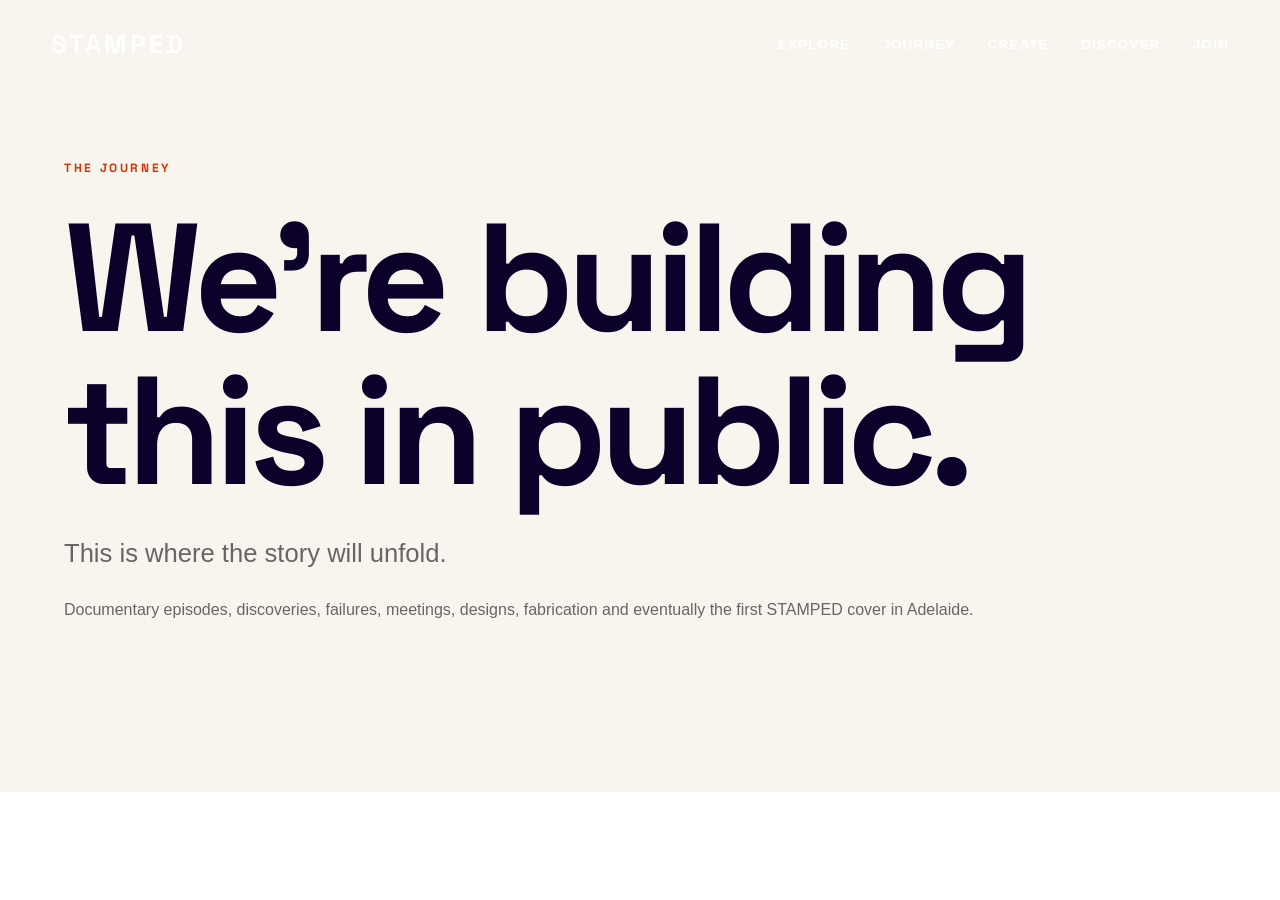
<file: Pages/journey.html>
<!DOCTYPE html>
<html lang="en">
<head>

<meta charset="UTF-8">
<meta name="viewport" content="width=device-width, initial-scale=1.0">

<title>The Journey — STAMPED</title>

<link
    href="https://fonts.googleapis.com/css2?family=Space+Grotesk:wght@400;500;600;700&display=swap"
    rel="stylesheet"
>

<link rel="stylesheet" href="../css/style.css">

</head>

<body>

<header class="site-header scrolled">

    <a href="../index.html" class="site-logo">
        <span class="logo-fallback" style="display:block;">
            STAMPED
        </span>
    </a>

    <nav class="main-nav">
        <a href="project.html">Explore</a>
        <a href="journey.html">Journey</a>
        <a href="artists.html">Create</a>
        <a href="map.html">Discover</a>
        <a href="support.html">Join</a>
    </nav>

</header>


<main>

<section class="section section-paper">

    <div class="container">

        <span class="eyebrow">
            THE JOURNEY
        </span>

        <h1>
            We're building<br>
            this in public.
        </h1>

        <p class="lead">
            This is where the story will unfold.
        </p>

        <p>
            Documentary episodes, discoveries, failures,
            meetings, designs, fabrication and eventually
            the first STAMPED cover in Adelaide.
        </p>

    </div>

</section>

</main>


<script src="../js/script.js"></script>

</body>
</html>
</file>
<file: css/style.css>
/* =====================================================
   STAMPED
   The Adelaide Manhole Project
   ===================================================== */


/* =====================================================
   VARIABLES
   ===================================================== */

:root {

    --stamp-red: #D53302;
    --paper-gold: #FBC560;
    --heritage-green: #A0C8AD;
    --adelaide-sky: #8FB1BE;
    --ink-black: #0C012A;

    --paper: #F8F5EF;
    --white: #FFFFFF;
    --grey: #666666;
    --light-grey: #E5E1D9;

    --font-display:
        "Space Grotesk",
        Arial,
        sans-serif;

    --font-body:
        "Inter",
        Arial,
        sans-serif;

    --max-width: 1240px;

}


/* =====================================================
   RESET
   ===================================================== */

* {
    box-sizing: border-box;
}


html {
    scroll-behavior: smooth;
}


body {
    margin: 0;
    background: var(--white);
    color: var(--ink-black);
    font-family: var(--font-body);
    line-height: 1.6;
}


img,
video {
    max-width: 100%;
}


a {
    color: inherit;
    text-decoration: none;
}


button,
input {
    font: inherit;
}


/* =====================================================
   TYPOGRAPHY
   ===================================================== */

h1,
h2,
h3,
h4 {
    margin-top: 0;
    font-family: var(--font-display);
    letter-spacing: -0.045em;
    line-height: 1;
}


h1 {
    font-size: clamp(4.5rem, 12vw, 11rem);
    margin-bottom: 1.5rem;
}


h2 {
    font-size: clamp(3rem, 7vw, 6.5rem);
}


h3 {
    font-size: 1.7rem;
}


p {
    color: var(--grey);
}


.lead {
    font-size: clamp(1.25rem, 2vw, 1.65rem);
    line-height: 1.45;
}


.eyebrow {
    display: inline-block;
    margin-bottom: 1.5rem;
    color: var(--stamp-red);
    font-family: var(--font-display);
    font-size: .75rem;
    font-weight: 700;
    letter-spacing: .22em;
    text-transform: uppercase;
}


.eyebrow-light {
    color: var(--paper-gold);
}


/* =====================================================
   LAYOUT
   ===================================================== */

.container {
    width: min(90%, var(--max-width));
    margin: 0 auto;
}


.section {
    padding: clamp(90px, 12vw, 170px) 0;
}


.section-dark {
    background: var(--ink-black);
    color: var(--white);
}


.section-paper {
    background: var(--paper);
}


/* =====================================================
   HEADER
   ===================================================== */

.site-header {
    position: fixed;
    top: 0;
    left: 0;
    z-index: 1000;

    width: 100%;

    display: flex;
    align-items: center;
    justify-content: space-between;

    padding: 24px 4%;

    color: white;

    transition:
        background .3s ease,
        color .3s ease,
        padding .3s ease;
}


.site-header.scrolled {
    background: rgba(255,255,255,.96);
    color: var(--ink-black);
    padding-top: 16px;
    padding-bottom: 16px;
    box-shadow: 0 1px 0 rgba(0,0,0,.08);
}


.site-logo {
    display: flex;
    align-items: center;
}


.site-logo img {
    width: 130px;
    max-height: 45px;
    object-fit: contain;
}


.logo-fallback {
    display: none;
    font-family: var(--font-display);
    font-size: 1.6rem;
    font-weight: 700;
    letter-spacing: .12em;
}


.main-nav {
    display: flex;
    gap: 32px;
}


.main-nav a {
    position: relative;
    font-size: .85rem;
    font-weight: 600;
    letter-spacing: .08em;
    text-transform: uppercase;
}


.main-nav a::after {
    content: "";
    position: absolute;
    left: 0;
    bottom: -6px;

    width: 0;
    height: 2px;

    background: var(--stamp-red);

    transition: width .2s ease;
}


.main-nav a:hover::after {
    width: 100%;
}


.nav-toggle {
    display: none;
}


/* =====================================================
   HERO
   ===================================================== */

.hero {
    position: relative;

    min-height: 100svh;

    display: flex;
    align-items: center;

    overflow: hidden;

    background: var(--ink-black);
}


.hero-image,
.hero-video {
    position: absolute;
    inset: 0;

    width: 100%;
    height: 100%;

    object-fit: cover;
}


.hero-image {
    z-index: 0;
    animation: heroZoom 20s ease-in-out infinite alternate;
}


.hero-video {
    z-index: 1;
    opacity: 0;
    transition: opacity 1s ease;
}


.hero-video.loaded {
    opacity: 1;
}


.hero-overlay {
    position: absolute;
    inset: 0;
    z-index: 2;

    background:
        linear-gradient(
            90deg,
            rgba(12,1,42,.86) 0%,
            rgba(12,1,42,.58) 45%,
            rgba(12,1,42,.15) 100%
        );
}


.hero-content {
    position: relative;
    z-index: 3;

    padding-top: 80px;

    max-width: 950px;

    color: white;
}


.hero-stamp {
    display: inline-block;

    margin-bottom: 30px;
    padding: 9px 16px;

    border: 2px solid var(--stamp-red);

    color: white;

    font-size: .75rem;
    font-weight: 700;
    letter-spacing: .22em;

    transform: rotate(-3deg);

    opacity: 0;

    animation:
        stampReveal .8s .25s ease forwards;
}


.hero h1 {
    color: white;

    opacity: 0;

    animation:
        heroTextReveal 1s .45s ease forwards;
}


.hero-line {
    margin: 0 0 25px;

    color: white;

    font-family: var(--font-display);
    font-size: clamp(1.7rem, 3.5vw, 3.2rem);
    line-height: 1.1;

    opacity: 0;

    animation:
        heroTextReveal 1s .65s ease forwards;
}


.hero-description {
    max-width: 620px;

    margin-bottom: 38px;

    color: rgba(255,255,255,.82);

    font-size: 1.1rem;

    opacity: 0;

    animation:
        heroTextReveal 1s .8s ease forwards;
}


.hero .btn {
    opacity: 0;
    animation:
        heroTextReveal 1s .95s ease forwards;
}


.scroll-cue {
    position: absolute;
    z-index: 4;

    left: 50%;
    bottom: 30px;

    display: flex;
    flex-direction: column;
    align-items: center;
    gap: 5px;

    color: rgba(255,255,255,.75);

    font-size: .65rem;
    font-weight: 600;
    letter-spacing: .16em;
    text-transform: uppercase;

    transform: translateX(-50%);
}


.scroll-arrow {
    font-size: 1.4rem;

    animation:
        scrollBounce 1.8s infinite;
}


@keyframes heroZoom {

    from {
        transform: scale(1);
    }

    to {
        transform: scale(1.08);
    }

}


@keyframes stampReveal {

    from {
        opacity: 0;
        transform: rotate(-10deg) scale(1.25);
    }

    to {
        opacity: 1;
        transform: rotate(-3deg) scale(1);
    }

}


@keyframes heroTextReveal {

    from {
        opacity: 0;
        transform: translateY(25px);
    }

    to {
        opacity: 1;
        transform: translateY(0);
    }

}


@keyframes scrollBounce {

    0%,
    100% {
        transform: translateY(0);
    }

    50% {
        transform: translateY(7px);
    }

}


/* =====================================================
   BUTTONS
   ===================================================== */

.btn {
    display: inline-flex;
    align-items: center;
    justify-content: center;

    min-height: 52px;

    padding: 0 28px;

    border: 0;
    border-radius: 2px;

    font-family: var(--font-display);
    font-size: .78rem;
    font-weight: 700;
    letter-spacing: .16em;
    text-transform: uppercase;

    cursor: pointer;

    transition:
        transform .2s ease,
        background .2s ease,
        color .2s ease;
}


.btn-primary {
    background: var(--stamp-red);
    color: white;
}


.btn-primary:hover {
    background: #A82700;
    transform: translateY(-3px);
}


.btn-light {
    background: white;
    color: var(--ink-black);
}


.btn-light:hover {
    background: var(--paper-gold);
    transform: translateY(-3px);
}


/* =====================================================
   IDEA SECTION
   ===================================================== */

.idea-section {
    background: var(--paper);
}


.section-intro {
    max-width: 1000px;
}


.section-intro h2 {
    max-width: 950px;
}


.idea-grid {
    display: grid;
    grid-template-columns: 1fr 1fr;

    gap: 12%;

    margin-top: 100px;
}


.idea-copy p {
    max-width: 560px;
}


.idea-statement {
    display: flex;
    flex-direction: column;
    justify-content: center;

    padding: 50px;

    border-left: 4px solid var(--stamp-red);
}


.statement-mark {
    color: var(--stamp-red);

    font-family: Georgia, serif;
    font-size: 7rem;

    line-height: .5;
}


.idea-statement p {
    color: var(--ink-black);

    font-family: var(--font-display);
    font-size: clamp(1.8rem, 3vw, 3rem);
    font-weight: 600;
    line-height: 1.1;
}


/* =====================================================
   JOURNEY
   ===================================================== */

.journey-preview {
    overflow: hidden;
}


.section-heading {
    max-width: 850px;
    margin-bottom: 90px;
}


.section-heading h2 {
    color: white;
}


.section-heading p {
    max-width: 600px;
    color: rgba(255,255,255,.7);
    font-size: 1.15rem;
}


.journey-line {
    position: relative;

    display: grid;
    grid-template-columns: repeat(3, 1fr);

    gap: 40px;

    margin-bottom: 70px;
}


.journey-line::before {
    content: "";

    position: absolute;
    top: 22px;
    left: 0;
    right: 0;

    height: 1px;

    background: rgba(255,255,255,.25);
}


.journey-item {
    position: relative;
}


.journey-number {
    display: flex;
    align-items: center;
    justify-content: center;

    width: 44px;
    height: 44px;

    margin-bottom: 35px;

    border: 1px solid rgba(255,255,255,.5);

    border-radius: 50%;

    background: var(--ink-black);

    color: var(--paper-gold);

    font-family: var(--font-display);
    font-size: .8rem;
    font-weight: 700;
}


.journey-item h3 {
    color: white;
}


.journey-item p {
    max-width: 320px;
    color: rgba(255,255,255,.65);
}


.text-link {
    display: inline-block;

    margin-top: 20px;

    border-bottom: 2px solid currentColor;

    padding-bottom: 5px;

    font-family: var(--font-display);
    font-size: .8rem;
    font-weight: 700;
    letter-spacing: .12em;
    text-transform: uppercase;

    transition:
        color .2s ease,
        transform .2s ease;
}


.text-link:hover {
    color: var(--stamp-red);
    transform: translateX(5px);
}


.section-dark .text-link {
    color: white;
}


/* =====================================================
   WHY SECTION
   ===================================================== */

.why-grid {
    display: grid;

    grid-template-columns:
        minmax(300px, 1fr)
        minmax(300px, 1fr);

    gap: 10%;

    align-items: center;
}


.why-image {
    min-height: 650px;
}


.image-placeholder {
    width: 100%;
    height: 100%;
    min-height: 650px;

    display: flex;
    align-items: center;
    justify-content: center;

    background:
        repeating-linear-gradient(
            45deg,
            #dedbd3,
            #dedbd3 10px,
            #e7e4dc 10px,
            #e7e4dc 20px
        );

    color: #777;

    font-family: var(--font-display);
    font-size: .75rem;
    font-weight: 700;
    letter-spacing: .15em;
}


.why-copy h2 {
    max-width: 650px;
}


.question {
    color: var(--stamp-red);

    font-family: var(--font-display);
    font-size: 2rem;
    font-weight: 600;
}


/* =====================================================
   MAP
   ===================================================== */

.map-section {
    background: var(--adelaide-sky);
}


.map-section .section-heading h2 {
    color: var(--ink-black);
}


.map-section .section-heading p {
    color: var(--ink-black);
    opacity: .75;
}


.stamped-map {
    width: 100%;
    height: 600px;

    border: 8px solid white;

    box-shadow:
        12px 12px 0 var(--paper-gold);

    background: #ddd;
}


.map-note {
    display: flex;
    align-items: center;
    gap: 10px;

    margin-top: 30px;

    font-size: .8rem;
}


.map-dot {
    width: 10px;
    height: 10px;

    border-radius: 50%;

    background: var(--stamp-red);
}


.leaflet-container {
    font-family: var(--font-body);
}


.leaflet-popup-content-wrapper {
    border-radius: 2px;
}


.leaflet-popup-content {
    font-family: var(--font-display);
}


/* =====================================================
   ABOUT
   ===================================================== */

.about-grid {
    display: grid;

    grid-template-columns:
        1fr
        1fr;

    gap: 12%;
}


.about-heading h2 {
    max-width: 600px;
}


.about-copy {
    padding-top: 50px;
}


.about-copy p {
    max-width: 580px;
}


/* =====================================================
   FINAL CTA
   ===================================================== */

.final-cta {
    min-height: 75vh;

    display: flex;
    align-items: center;

    text-align: center;
}


.final-cta-content {
    width: 100%;
}


.final-cta h2 {
    color: white;
}


.final-cta p {
    color: rgba(255,255,255,.7);
    font-size: 1.2rem;

    margin: 30px auto 40px;
}


/* =====================================================
   FOOTER
   ===================================================== */

.site-footer {
    padding: 80px 0 30px;

    background: var(--ink-black);

    color: white;
}


.footer-grid {
    display: grid;

    grid-template-columns:
        1fr
        1.5fr;

    gap: 80px;
}


.footer-logo {
    font-family: var(--font-display);
    font-size: 2rem;
    font-weight: 700;
    letter-spacing: .12em;
}


.site-footer p {
    color: rgba(255,255,255,.55);
}


.footer-links {
    display: grid;
    grid-template-columns: 1fr 1fr;
    gap: 12px;
}


.footer-links a {
    color: rgba(255,255,255,.75);

    font-family: var(--font-display);
    font-size: .85rem;
    text-transform: uppercase;
}


.footer-links a:hover {
    color: var(--paper-gold);
}


.footer-signup {
    max-width: 450px;
}


.newsletter-form {
    display: grid;

    grid-template-columns:
        1fr 1fr;

    gap: 8px;

    margin-top: 20px;
}


.newsletter-form input[type="email"] {
    grid-column: 1 / -1;
}


.newsletter-form button {
    grid-column: 1 / -1;
}


.newsletter-form input {
    flex: 1;

    min-width: 0;

    padding: 15px 18px;

    border: 1px solid rgba(255,255,255,.25);
    border-right: 0;

    border-radius: 0;

    background: rgba(255,255,255,.05);

    color: white;

    outline: none;
}


.newsletter-form input:focus {
    border-color: var(--paper-gold);
}


.newsletter-form button {
    border-radius: 0;
}


.form-message {
    min-height: 25px;
    margin-top: 10px;
    font-size: .8rem;
}


.footer-bottom {
    display: flex;
    justify-content: space-between;

    margin-top: 70px;
    padding-top: 25px;

    border-top: 1px solid rgba(255,255,255,.12);

    color: rgba(255,255,255,.4);

    font-size: .75rem;
}


/* =====================================================
   SCROLL REVEALS
   ===================================================== */

.reveal {
    opacity: 0;
    transform: translateY(35px);

    transition:
        opacity .8s ease,
        transform .8s ease;
}


.reveal.visible {
    opacity: 1;
    transform: translateY(0);
}


/* =====================================================
   MOBILE
   ===================================================== */

@media (max-width: 850px) {

    .main-nav {
        position: fixed;
        inset: 0;

        display: flex;
        flex-direction: column;
        justify-content: center;

        padding: 10%;

        background: var(--ink-black);

        transform: translateX(100%);

        transition:
            transform .35s ease;
    }


    .main-nav.open {
        transform: translateX(0);
    }


    .main-nav a {
        color: white;
        font-size: 2rem;
    }


    .nav-toggle {
        position: relative;
        z-index: 1001;

        display: flex;
        flex-direction: column;
        gap: 7px;

        width: 42px;

        border: 0;

        background: transparent;

        cursor: pointer;
    }


    .nav-toggle span {
        display: block;

        width: 100%;
        height: 2px;

        background: currentColor;

        transition:
            transform .3s ease;
    }


    .nav-toggle.open span:first-child {
        transform:
            translateY(4.5px)
            rotate(45deg);
    }


    .nav-toggle.open span:last-child {
        transform:
            translateY(-4.5px)
            rotate(-45deg);
    }


    .idea-grid,
    .why-grid,
    .about-grid {
        grid-template-columns: 1fr;
        gap: 60px;
    }


    .journey-line {
        grid-template-columns: 1fr;
        gap: 55px;
    }


    .journey-line::before {
        display: none;
    }


    .journey-number {
        margin-bottom: 20px;
    }


    .why-image,
    .image-placeholder {
        min-height: 450px;
    }


    .footer-grid {
        grid-template-columns: 1fr;
        gap: 50px;
    }


    .footer-bottom {
        flex-direction: column;
        gap: 10px;
    }

}


@media (max-width: 600px) {

    .site-header {
        padding: 18px 5%;
    }


    .hero-content {
        padding-top: 50px;
    }


    .hero-description {
        font-size: 1rem;
    }


    .hero-stamp {
        margin-bottom: 20px;
    }


    .section {
        padding: 90px 0;
    }


    .idea-statement {
        padding: 30px;
    }


    .stamped-map {
        height: 450px;
    }


    .newsletter-form {
        grid-template-columns: 1fr;
    }


    .newsletter-form input[type="email"],
    .newsletter-form button {
        grid-column: auto;
    }

}
.hidden-form-frame {
    position: absolute;
    width: 1px;
    height: 1px;
    border: 0;
    opacity: 0;
    pointer-events: none;
}

/* =====================================================
   ACCESSIBILITY
   ===================================================== */

@media (prefers-reduced-motion: reduce) {

    html {
        scroll-behavior: auto;
    }


    *,
    *::before,
    *::after {
        animation-duration: .01ms !important;
        animation-iteration-count: 1 !important;
        transition-duration: .01ms !important;
    }

}
</file>
